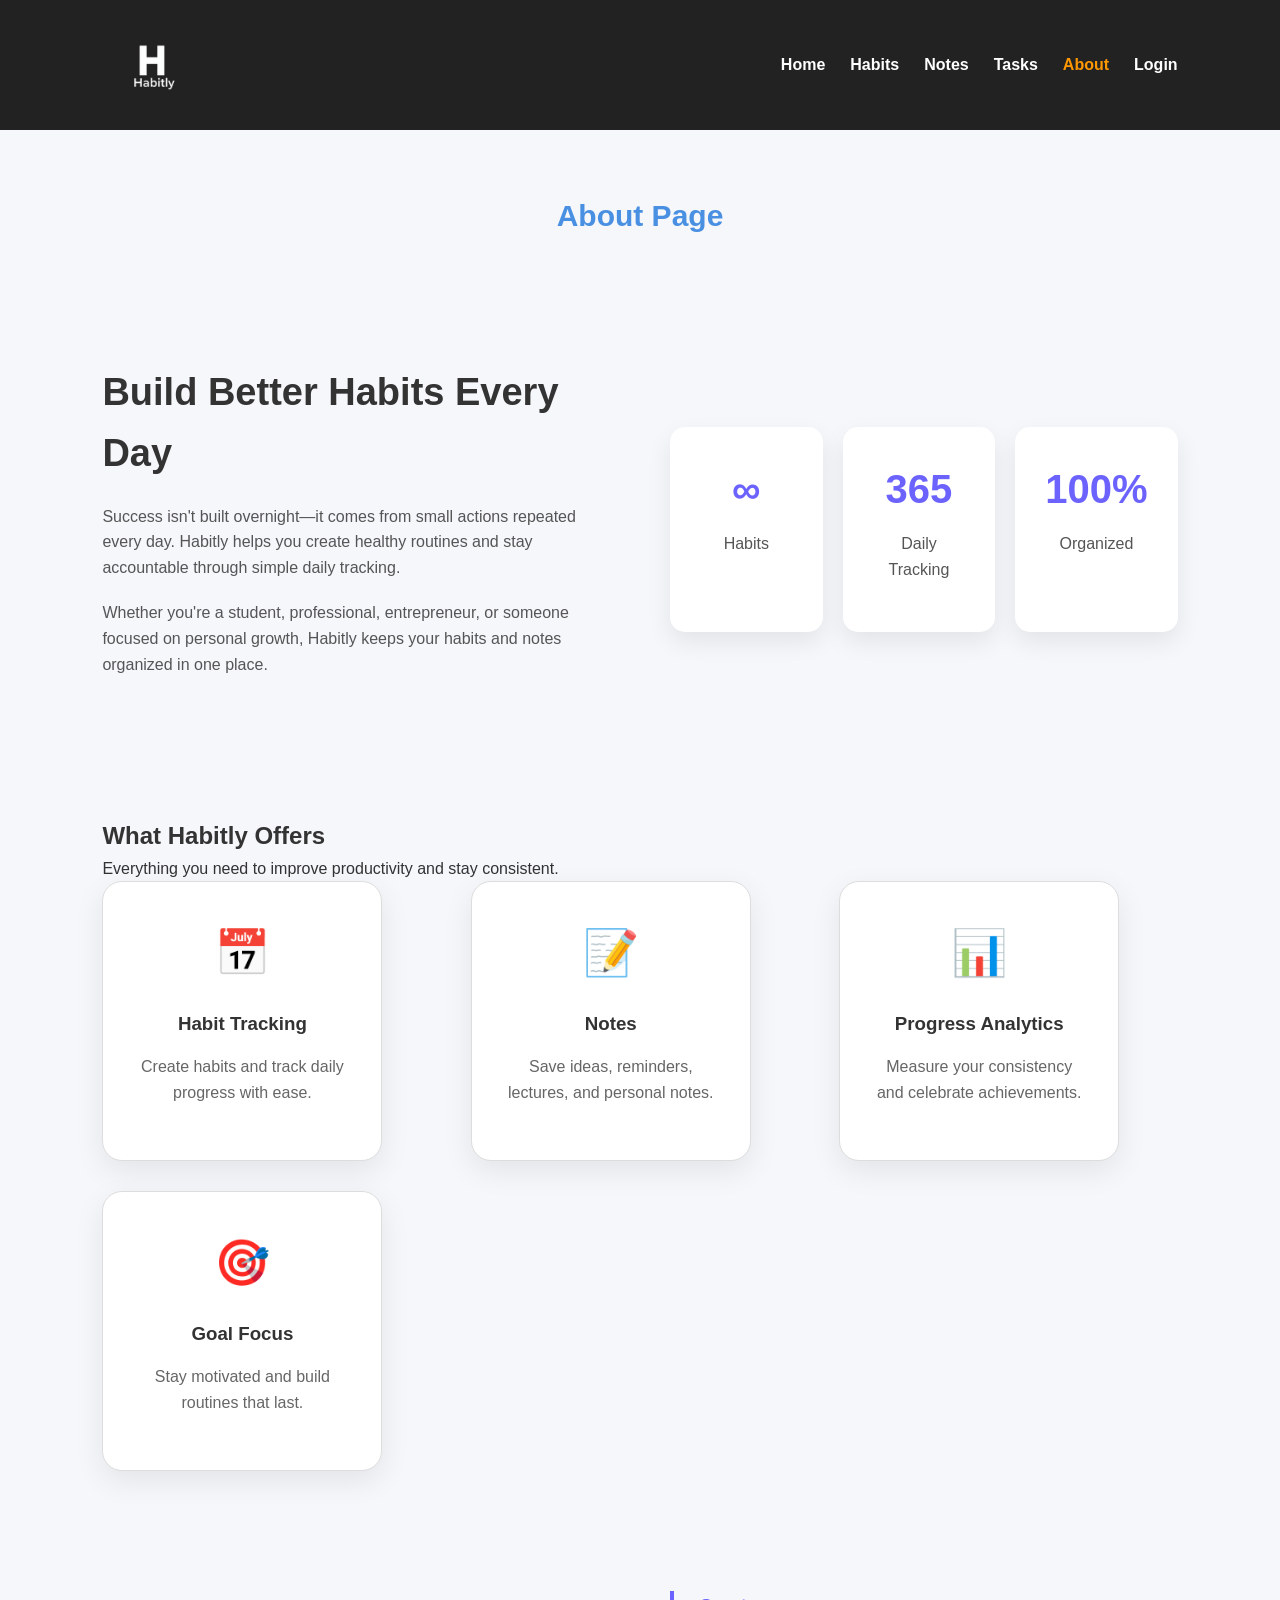
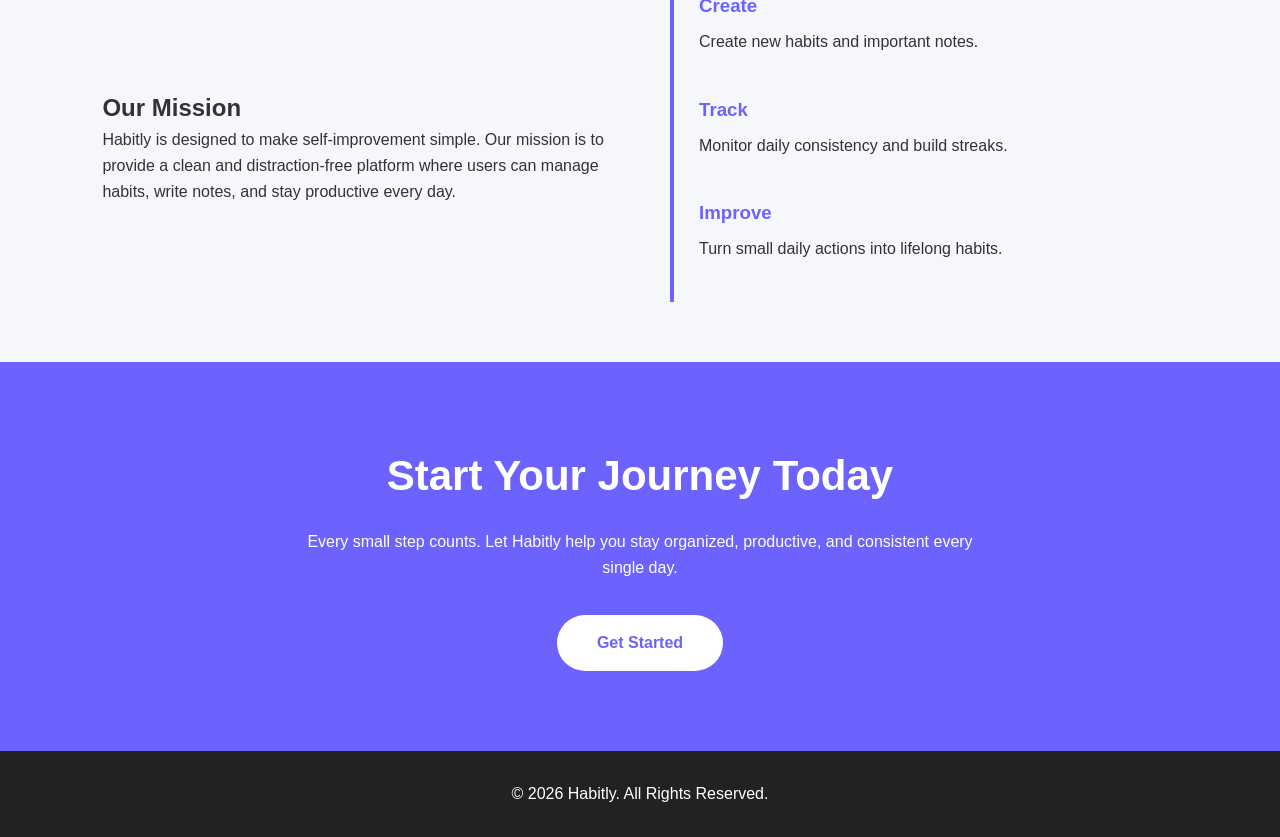
<file: About.html>
<!doctype html>
<html lang="en">
  <head>
    <meta charset="UTF-8" />
    <meta name="viewport" content="width=device-width, initial-scale=1.0" />
    <title>About Habitly</title>
    <link rel="stylesheet" href="css/style.css" />
    <link rel="icon" href="Image/favicon/favicon.ico" />
  </head>

  <body>
    <header>
      <nav>
        <img src="Image/Logos-bgrm.png" alt="Habitly Logo" width="70" />

        <ul>
          <li><a href="index.html">Home</a></li>

          <li><a href="Habits.html">Habits</a></li>

          <li><a href="Notes.html">Notes</a></li>

          <li><a href="Tasks.html">Tasks</a></li>

          <li><a href="About.html" class="active">About</a></li>

          <li>
            <a href="Login.html">
              <i class="fa-solid fa-arrow-right-to-bracket"></i>
              Login
            </a>
          </li>
        </ul>
      </nav>
    </header>
    <section class="gray">
      <div>
        <h1>About Page</h1>
      </div>
    </section>
    <section>
      <div class="container">
        <div class="about">
          <div>
            <h2>Build Better Habits Every Day</h2>

            <p>
              Success isn't built overnight—it comes from small actions repeated
              every day. Habitly helps you create healthy routines and stay
              accountable through simple daily tracking.
            </p>

            <p>
              Whether you're a student, professional, entrepreneur, or someone
              focused on personal growth, Habitly keeps your habits and notes
              organized in one place.
            </p>
          </div>

          <div class="stats">
            <div class="stat-card">
              <h3>∞</h3>
              <p>Habits</p>
            </div>

            <div class="stat-card">
              <h3>365</h3>
              <p>Daily Tracking</p>
            </div>

            <div class="stat-card">
              <h3>100%</h3>
              <p>Organized</p>
            </div>
          </div>
        </div>
      </div>
    </section>

    <section>
      <div class="container">
        <h2 class="section-title">What Habitly Offers</h2>

        <p class="section-description">
          Everything you need to improve productivity and stay consistent.
        </p>

        <div class="features-grid">
          <div class="feature">
            <div class="icon">📅</div>
            <h3>Habit Tracking</h3>
            <p>Create habits and track daily progress with ease.</p>
          </div>

          <div class="feature">
            <div class="icon">📝</div>
            <h3>Notes</h3>
            <p>Save ideas, reminders, lectures, and personal notes.</p>
          </div>

          <div class="feature">
            <div class="icon">📊</div>
            <h3>Progress Analytics</h3>
            <p>Measure your consistency and celebrate achievements.</p>
          </div>

          <div class="feature">
            <div class="icon">🎯</div>
            <h3>Goal Focus</h3>
            <p>Stay motivated and build routines that last.</p>
          </div>
        </div>
      </div>
    </section>

    <section>
      <div class="container">
        <div class="mission">
          <div>
            <h2>Our Mission</h2>

            <p>
              Habitly is designed to make self-improvement simple. Our mission
              is to provide a clean and distraction-free platform where users
              can manage habits, write notes, and stay productive every day.
            </p>
          </div>

          <div class="timeline">
            <div class="timeline-item">
              <h3>Create</h3>
              <p>Create new habits and important notes.</p>
            </div>

            <div class="timeline-item">
              <h3>Track</h3>
              <p>Monitor daily consistency and build streaks.</p>
            </div>

            <div class="timeline-item">
              <h3>Improve</h3>
              <p>Turn small daily actions into lifelong habits.</p>
            </div>
          </div>
        </div>
      </div>
    </section>

    <section class="cta">
      <h2>Start Your Journey Today</h2>

      <p>
        Every small step counts. Let Habitly help you stay organized,
        productive, and consistent every single day.
      </p>

      <a href="dashboard.html" class="btn">Get Started</a>
    </section>

    <footer>
      <p>© 2026 Habitly. All Rights Reserved.</p>
    </footer>
  </body>
</html>
</file>
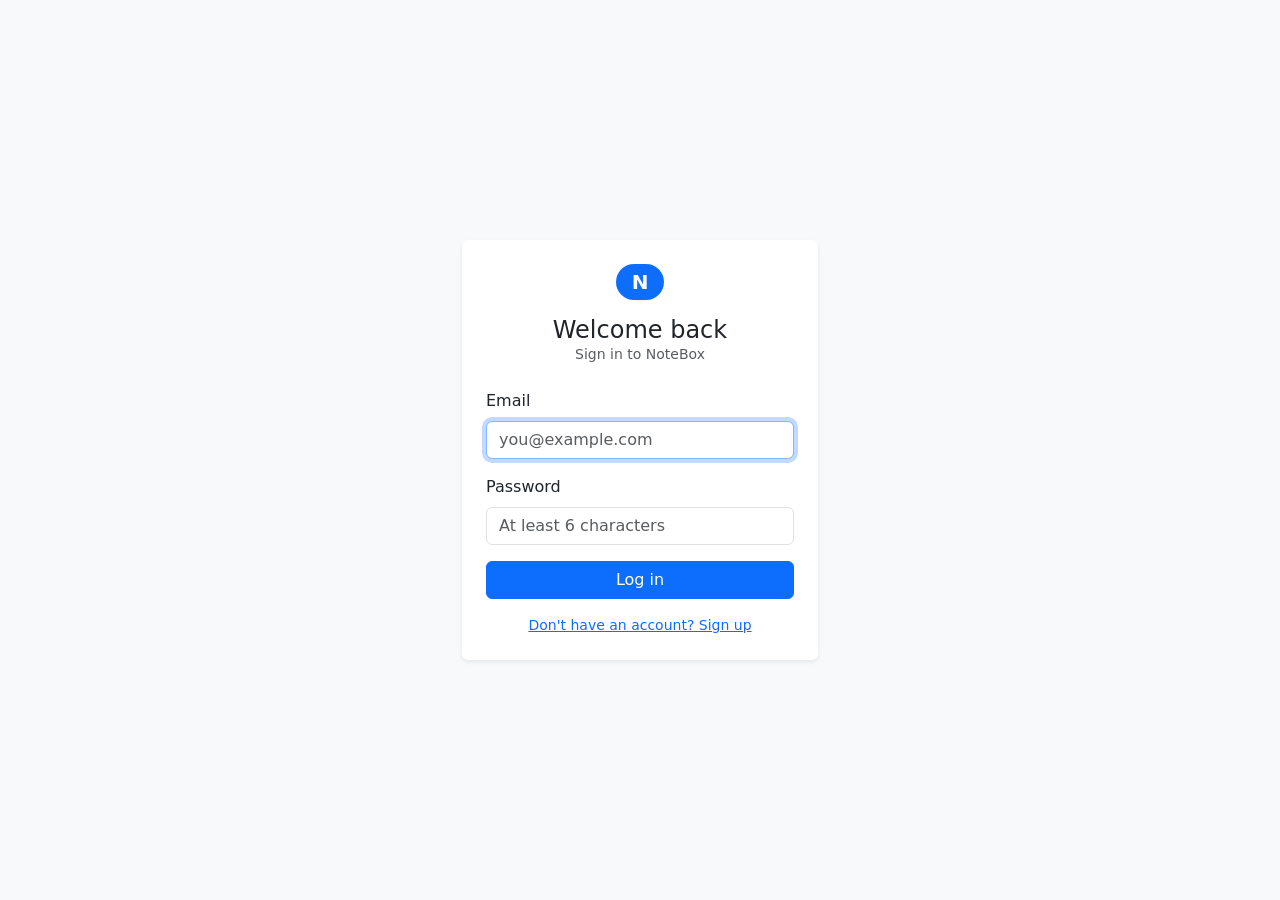
<file: home.html>
<!doctype html>
<html lang="en">
<head>
<meta charset="utf-8">
<meta name="viewport" content="width=device-width,initial-scale=1">
<title>Home — NoteBox</title>
<link href="https://cdn.jsdelivr.net/npm/bootstrap@5.3.3/dist/css/bootstrap.min.css" rel="stylesheet">
<link rel="stylesheet" href="https://cdnjs.cloudflare.com/ajax/libs/font-awesome/6.5.2/css/all.min.css">

</head>
<body class="bg-light">
  <nav class="navbar navbar-expand bg-white shadow-sm">
    <div class="container">
      <a class="navbar-brand fw-bold" href="home.html">Home</a>
      <div class="ms-auto d-flex gap-2">
        <a href="notes.html" class="btn btn-sm btn-outline-primary"><i class="fa-solid fa-book"></i>Notes</a>
        <a href="index.html" class="btn btn-sm btn-outline-primary">Habits</a>
        <a href="calendar.html" class="btn btn-sm btn-outline-primary"><i class="fa-solid fa-calendar"></i>Calender</a>
        <a href="task.html" class="btn btn-sm btn-outline-primary"><i class="fa-solid fa-list-check"></i>Task</a>
        <button id="logoutBtn" class="btn btn-sm btn-outline-danger">Log out</button>
      </div>
    </div>
  </nav>

  <main class="container my-5">
    <div class="card shadow-sm border-0">
      <div class="card-body p-4 text-center">
        <h2>Welcome, <span id="welcomeName" class="text-primary"></span> 👋</h2>
        <p class="text-muted">Glad to have you back. Head to your notes to jot something down.</p>
        <a href="notes.html" class="btn btn-primary mt-2">Go to My Notes</a>
      </div>
    </div>
<br>
    <div class="card shadow-sm border-0">
      <div class="card-body p-4 text-center">
        <h2>Ready for more? 💪</h2>
        <p class="text-muted">Glad to have you back. Head to your Habits</p>
        <a href="index.html" class="btn btn-primary mt-2">Go to My Habits</a>
      </div>
    </div>
  </main>
  <script src="app.js"></script>
</body>
</html>
</file>
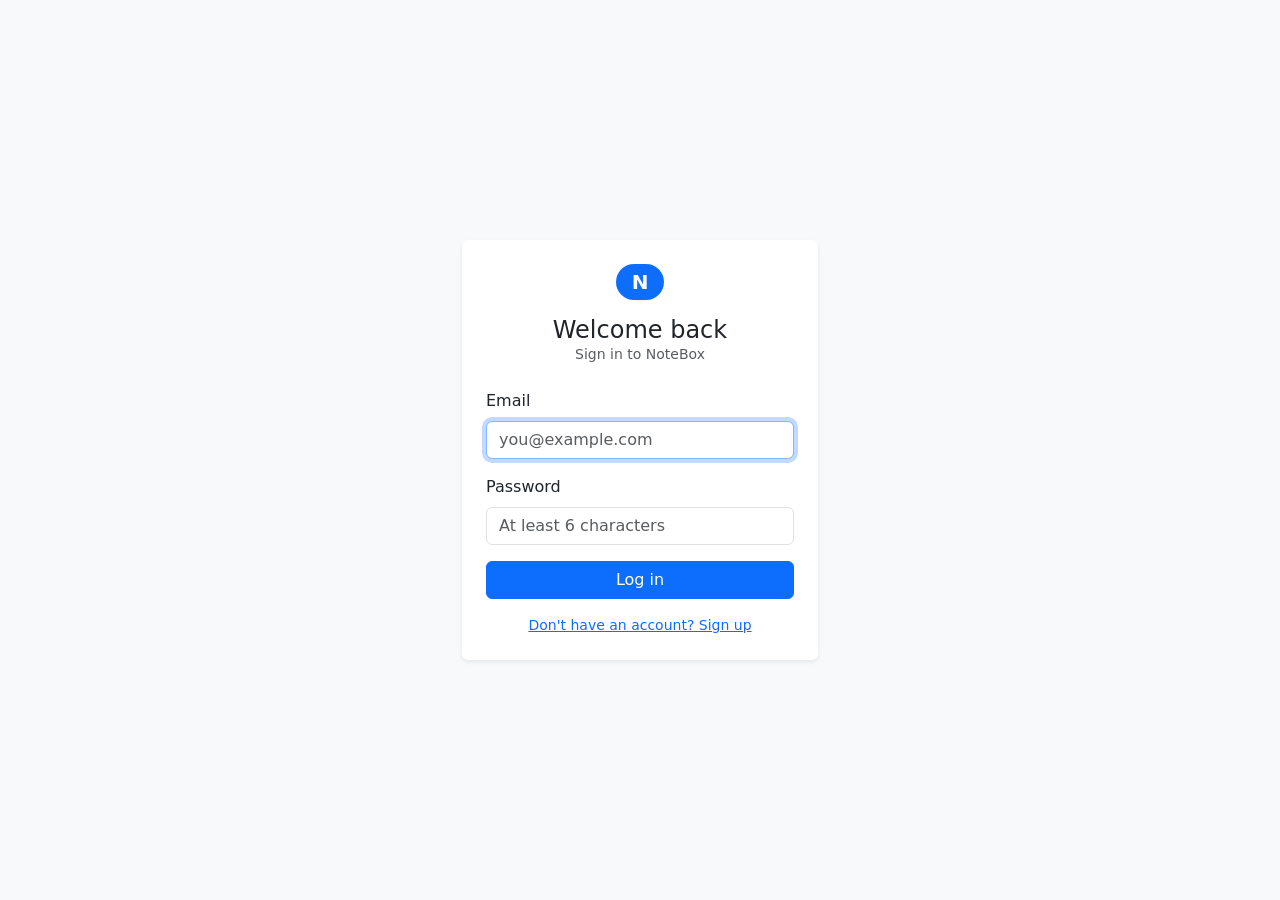
<file: login.html>
<!doctype html>
<html lang="en">
<head>
<meta charset="utf-8">
<meta name="viewport" content="width=device-width,initial-scale=1">
<title>Login — NoteBox</title>
<link href="https://cdn.jsdelivr.net/npm/bootstrap@5.3.3/dist/css/bootstrap.min.css" rel="stylesheet">
</head>
<body class="bg-light d-flex align-items-center" style="min-height:100vh">
  <div class="container">
    <div class="row justify-content-center">
      <div class="col-11 col-sm-8 col-md-5 col-lg-4">
        <div class="card shadow-sm border-0">
          <div class="card-body p-4">
            <div class="text-center mb-4">
              <span class="badge rounded-pill bg-primary fs-5 px-3 py-2">N</span>
              <h4 class="mt-3 mb-0" id="formTitle">Welcome back</h4>
              <p class="text-muted small">Sign in to NoteBox</p>
            </div>
            <form id="loginForm" novalidate>
              <div class="mb-3">
                <label class="form-label" for="email">Email</label>
                <input type="email" id="email" class="form-control" required autofocus placeholder="you@example.com">
              </div>
              <div class="mb-3">
                <label class="form-label" for="password">Password</label>
                <input type="password" id="password" class="form-control" required minlength="6" placeholder="At least 6 characters">
              </div>
              <div id="loginError" class="text-danger small mb-2 d-none"></div>
              <button type="submit" id="submitBtn" class="btn btn-primary w-100">Log in</button>
            </form>
            <p class="text-muted small text-center mt-3 mb-0">
              <a href="#" id="modeToggle">Don't have an account? Sign up</a>
            </p>
          </div>
        </div>
      </div>
    </div>
  </div>
  <script src="app.js"></script>
</body>
</html>
</file>
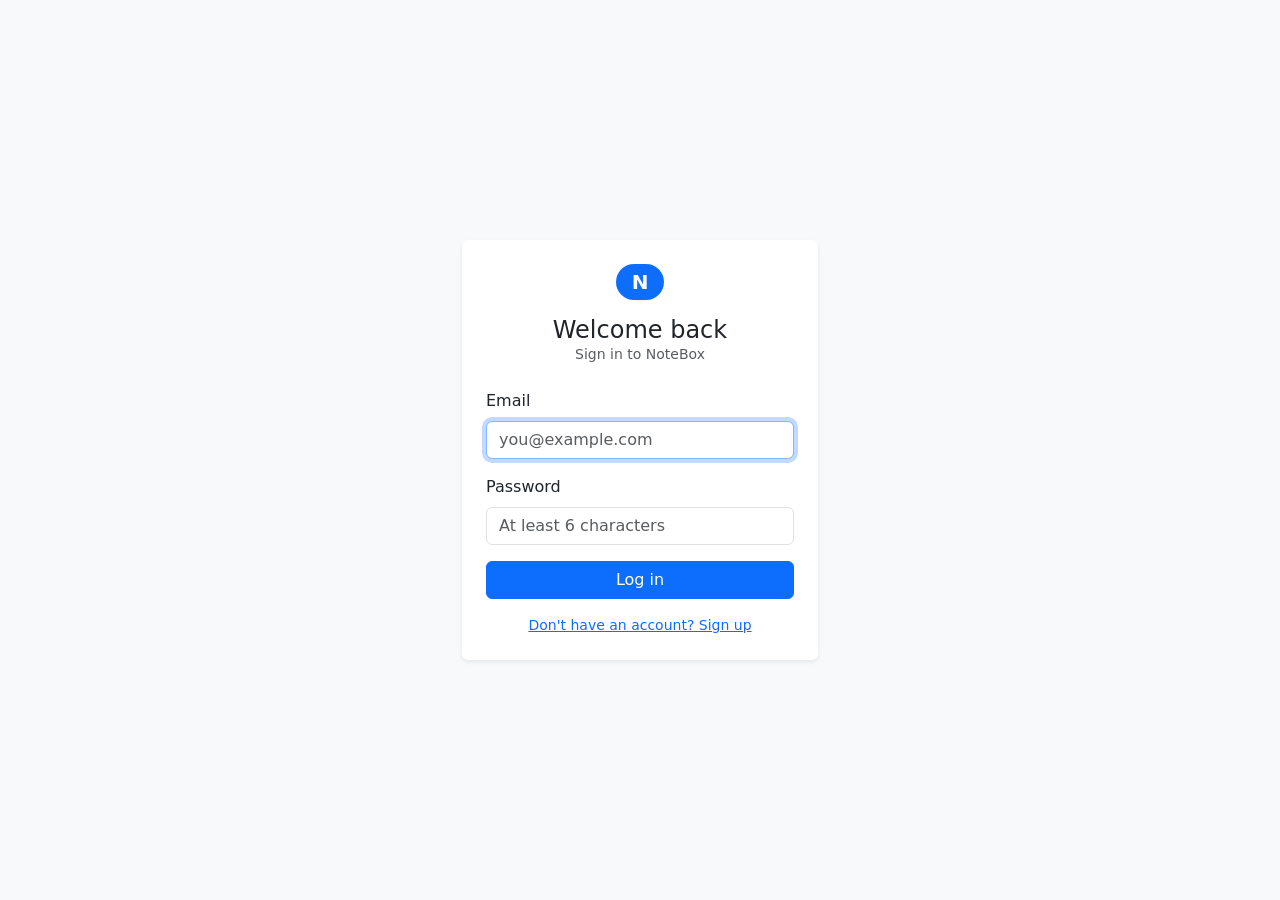
<file: settings.html>
<!doctype html>
<html lang="en">
<head>
<meta charset="utf-8">
<meta name="viewport" content="width=device-width,initial-scale=1">
<title>Settings — NoteBox</title>
<link href="https://cdn.jsdelivr.net/npm/bootstrap@5.3.3/dist/css/bootstrap.min.css" rel="stylesheet">
<link rel="stylesheet" href="css_styles.css">
<link rel="stylesheet" href="https://cdnjs.cloudflare.com/ajax/libs/font-awesome/6.5.2/css/all.min.css">
</head>
<body class="bg-light">
  <nav class="navbar navbar-expand bg-white shadow-sm">
    <div class="container">
      <a class="navbar-brand fw-bold" href="home.html">NoteBox</a>
      <div class="ms-auto d-flex gap-2">
        <a href="home.html" class="btn btn-sm btn-outline-primary"><i class="fa-solid fa-house"></i></a>
        <a href="notes.html" class="btn btn-sm btn-outline-primary"><i class="fa-solid fa-book"></i>Notes</a>
        <a href="calendar.html" class="btn btn-sm btn-outline-primary"><i class="fa-solid fa-calendar"></i>Calendar</a>
        <a href="index.html" class="btn btn-sm btn-outline-primary">Habits</a>
        <button id="logoutBtn" class="btn btn-sm btn-outline-danger"><i class="fa-solid fa-arrow-right-from-bracket"></i>Log out</button>
      </div>
    </div>
  </nav>
  <h1 style="text-align: center;">Comming Soon!!</h1>

  <main class="container my-5" style="max-width:700px">
    <div class="card shadow-sm">
      <div class="card-body">
        <h3 class="mb-4">Settings</h3>
        
        <div class="mb-4">
          <h5 class="mb-3">Appearance</h5>
          <div class="form-check form-switch">
            <input class="form-check-input" type="checkbox" id="darkModeToggle">
            <label class="form-check-label" for="darkModeToggle">
              Dark Mode
            </label>
          </div>
        </div>

        <hr>

        <div class="mb-4">
          <h5 class="mb-3 text-danger">Danger Zone</h5>
          <button id="clearAllData" class="btn btn-outline-danger">
            <i class="fa-solid fa-trash"></i> Clear All Data
          </button>
          <p class="small text-muted mt-2">This will delete all notes, habits, and settings. Cannot be undone.</p>
        </div>
      </div>
    </div>
  </main>

  <script src="app.js"></script>
  <script>
    function initDarkMode() {
      const toggle = document.getElementById('darkModeToggle');
      const currentTheme = localStorage.getItem('theme') || 'light';
      
      if (currentTheme === 'dark') {
        document.documentElement.setAttribute('data-theme', 'dark');
        toggle.checked = true;
      }

      toggle.addEventListener('change', () => {
        if (toggle.checked) {
          document.documentElement.setAttribute('data-theme', 'dark');
          localStorage.setItem('theme', 'dark');
        } else {
          document.documentElement.removeAttribute('data-theme');
          localStorage.setItem('theme', 'light');
        }
      });
    }

    document.getElementById('clearAllData').addEventListener('click', () => {
      if (confirm('⚠️ This will permanently delete ALL your notes, tasks, and habits. Are you sure?')) {
        // Only this account's data - localStorage.clear() used to wipe every
        // signed-up user's notes/habits/accounts, not just the current user's.
        const user = window.currentUser;
        localStorage.removeItem(`notebox-notes-${user}`);
        localStorage.removeItem(`notebox-tasks-${user}`);
        localStorage.removeItem(`habits-v2-${user}`);
        localStorage.removeItem('theme');
        sessionStorage.clear();
        alert('Your data has been cleared. You will be redirected to login.');
        window.location.href = 'login.html';
      }
    });

    window.addEventListener('load', initDarkMode);
  </script>
</body>
</html>
</file>
<file: css/style.css>
/* ===== Global ===== */

* {
  margin: 0;
  padding: 0;
  box-sizing: border-box;
  font-family: Arial, Helvetica, sans-serif;
}

body {
  background: #f5f7fb;
  color: #333;
  line-height: 1.6;
}

img {
  max-width: 100px;
}

section {
  padding: 60px 8%;
}

/* ===== Header ===== */

header {
  background: #222;
}

nav {
  display: flex;
  justify-content: space-between;
  align-items: center;
  padding: 15px 8%;
}

nav img {
  width: 100px;
  height: 100px;
}

nav ul {
  display: flex;
  list-style: none;
  gap: 25px;
}

nav ul li a {
  color: white;
  text-decoration: none;
  font-weight: bold;
  transition: 0.3s;
}

nav ul li a:hover,
nav ul li a.active {
  color: #ff9800;
}

/* ===== Hero ===== */

.hero {
  display: flex;
  justify-content: space-between;
  align-items: center;
  gap: 50px;
  background: #4a90e2;
  color: white;
}

.hero-text {
  flex: 1;
}

.hero-text h1 {
  font-size: 45px;
  margin-bottom: 20px;
}

.hero-text p {
  font-size: 18px;
  margin-bottom: 30px;
  max-width: 500px;
}

.hero-image {
  flex: 1;
  text-align: center;
}

.hero-image img {
  width: 400px;
  max-width: 100%;
  border-radius: 10px;
}

/* ===== Button ===== */

.btn {
  display: inline-block;
  background: white;
  color: #000000;
  text-decoration: none;
  padding: 12px 25px;
  border-radius: 5px;
  font-weight: bold;
  transition: 0.3s;
}

.btn:hover {
  background: #ffffff;
  color: rgb(0, 0, 0);
}

/* ===== Features ===== */

.features {
  text-align: center;
}

.features h2 {
  margin-bottom: 40px;
  font-size: 32px;
}

.feature-container {
  display: flex;
  justify-content: center;
  gap: 25px;
  flex-wrap: wrap;
}

.feature {
  background: white;
  width: 300px;
  padding: 25px;
  border-radius: 8px;
  border: 1px solid #ddd;
  transition: 0.3s;
}

.feature:hover {
  transform: translateY(-5px);
}

.feature i {
  font-size: 40px;
  color: #000000;
  margin-bottom: 15px;
}

.feature h3 {
  margin-bottom: 10px;
}
.features .btn{
    color: #000000;
}
form .btn{
    color:#000000;
}
/* ===== About ===== */

.about-home {
  background: rgb(251, 251, 252);
  text-align: center;
  color: burlywood;
}

.about-home h2 {
  margin-bottom: 20px;
  font-size: 32px;
}

.about-home p {
  max-width: 800px;
  margin: auto;
}

/* ===== CTA ===== */

.cta {
  background: #4a90e2;
  color: white;
  text-align: center;
}

.cta h2 {
  margin-bottom: 15px;
}

.cta p {
  margin-bottom: 25px;
}

/* ===== Footer ===== */

footer {
  background: #222;
  color: white;
}

.foot-con {
  display: flex;
  justify-content: space-around;
  flex-wrap: wrap;
  gap: 30px;
  padding: 40px 8%;
}

.f-box {
  min-width: 220px;
}

.f-box h2,
.f-box h3 {
  margin-bottom: 15px;
}

.f-box span {
  color: #ff9800;
}

.social {
  display: flex;
  gap: 15px;
}

.social a {
  color: white;
  font-size: 22px;
  transition: 0.3s;
}


.foot-bottom {
  text-align: center;
  border-top: 1px solid #444;
  padding: 15px;
}

/* ===== Responsive ===== */

@media (max-width: 768px) {
  nav {
    flex-direction: column;
    gap: 15px;
  }

  nav ul {
    flex-wrap: wrap;
    justify-content: center;
  }

  .hero {
    flex-direction: column;
    text-align: center;
  }

  .hero-text p {
    margin: 0 auto 30px;
  }

  .hero-text h1 {
    font-size: 34px;
  }

  .feature {
    width: 100%;
    max-width: 350px;
  }

  .foot-con {
    flex-direction: column;
    text-align: center;
  }

  .social {
    justify-content: center;
}

}
.search-box {
    width: 100%;
    max-width: 500px;
    padding: 12px;
    margin: 20px auto;
    display: block;
    border: 1px solid #ccc;
    border-radius: 5px;
    font-size: 16px;
}

.search-box:focus {
    outline: none;
    border-color: #4a90e2;
}

.filter-buttons {
    display: flex;
    justify-content: center;
    gap: 15px;
    flex-wrap: wrap;
}

.filter-buttons .btn {
    margin: 0;
}

.feature-container {
    display: flex;
    justify-content: center;
    gap: 25px;
    flex-wrap: wrap;
}

.feature {
    width: 280px;
    background: white;
    border: 1px solid #ddd;
    border-radius: 8px;
    padding: 25px;
    text-align: center;
    transition: 0.3s;
}

.feature:hover {
    box-shadow: 0 5px 15px rgba(0,0,0,.15);
    transform: translateY(-5px);
}

.feature i {
    font-size: 40px;
    color: #4a90e2;
    margin-bottom: 15px;
}

.feature h3 {
    margin-bottom: 10px;
    color: #333;
}

.feature p {
    color: #666;
    margin-bottom: 20px;
}

.feature .btn {
    width: 100%;
}

form {
    max-width: 700px;
    margin: auto;
    background: white;
    padding: 30px;
    border-radius: 8px;
    border: 1px solid #ddd;
}

form label {
    font-weight: bold;
}

form input[type="text"],
form input[type="number"],
form textarea {
    width: 100%;
    padding: 12px;
    margin-top: 8px;
    border: 1px solid #ccc;
    border-radius: 5px;
    resize: vertical;
    font-size: 15px;
}

form textarea {
    min-height: 120px;
}

form input[type="color"] {
    width: 70px;
    height: 40px;
    border: none;
    cursor: pointer;
}

form .btn {
    margin-top: 15px;
}
.about-home h1 {
    font-size: 42px;
    margin-bottom: 15px;
}

.about-home p {
    max-width: 700px;
    margin: auto;
}

@media (max-width:768px){

    .feature{
        width:100%;
        max-width:350px;
    }

    .filter-buttons{
        flex-direction:column;
        align-items:center;
    }

    .filter-buttons .btn{
        width:220px;
    }

    form{
        padding:20px;
    }

}
/* About */
.gray div{
    justify-content: center;
    text-align: center;
    font-size: 20px;
    color: #4a90e2;
    margin: 1px; 
    padding: 1px; 
}
.about {
  display: grid;
  grid-template-columns: repeat(auto-fit, minmax(350px, 1fr));
  gap: 60px;
  align-items: center;
}
.about h2 {
  font-size: 38px;
  margin-bottom: 20px;
}

.about p {
  margin-bottom: 20px;
  color: #555;
}

.stats {
  display: grid;
  grid-template-columns: repeat(3, 1fr);
  gap: 20px;
}

.stat-card {
  background: white;
  padding: 30px;
  text-align: center;
  border-radius: 15px;
  box-shadow: 0 10px 25px rgba(0, 0, 0, 0.08);
}

.stat-card h3 {
  color: #6c63ff;
  font-size: 40px;
}

.stat-card p {
  margin-top: 10px;
}

/* Features */

.features-grid {
  display: grid;
  grid-template-columns: repeat(auto-fit, minmax(250px, 1fr));
  gap: 30px;
}

.feature {
  background: white;
  padding: 35px;
  border-radius: 20px;
  text-align: center;
  box-shadow: 0 10px 30px rgba(0, 0, 0, 0.08);
  transition: 0.3s;
}

.feature:hover {
  transform: translateY(-8px);
}

.icon {
  font-size: 45px;
  margin-bottom: 20px;
}

.feature h3 {
  margin-bottom: 15px;
}

.feature p {
  color: #666;
}

/* Mission */

.mission {
  display: grid;
  grid-template-columns: repeat(auto-fit, minmax(350px, 1fr));
  gap: 60px;
  align-items: center;
}

.timeline {
  border-left: 4px solid #6c63ff;
  padding-left: 25px;
}

.timeline-item {
  margin-bottom: 40px;
}

.timeline-item h3 {
  color: #6c63ff;
  margin-bottom: 8px;
}

/* CTA */

.cta {
  background: #6c63ff;
  color: white;
  text-align: center;
  padding: 80px 20px;
}

.cta h2 {
  font-size: 42px;
  margin-bottom: 20px;
}

.cta p {
  max-width: 700px;
  margin: auto;
  margin-bottom: 35px;
}

.btn {
  display: inline-block;
  text-decoration: none;
  background: white;
  color: #6c63ff;
  padding: 15px 40px;
  border-radius: 50px;
  font-weight: bold;
  transition: 0.3s;
}

.btn:hover {
  background: #ececec;
}

/* Footer */

footer {
  background: #222;
  color: white;
  text-align: center;
  padding: 30px;
}

/* Responsive */

@media (max-width: 768px) {
  .hero h1 {
    font-size: 40px;
  }

  .section-title {
    font-size: 30px;
  }

  .about h2 {
    font-size: 30px;
  }

  .stats {
    grid-template-columns: 1fr;
  }
}
</file>
<file: css_styles.css>
:root{
  --card-radius: 12px;
  --accent: #0d6efd;
  --muted: #6c757d;
}

body { font-family: system-ui,-apple-system,"Segoe UI",Roboto,"Helvetica Neue",Arial; }

/* Card polish */
.card { border: none; border-radius: var(--card-radius); }
.card .card-body { padding: 1rem; }

/* Habit card */
.habit-card {
  transition: transform .18s ease, box-shadow .18s ease;
  border-radius: 12px;
  background: linear-gradient(180deg, rgba(255,255,255,0.8), rgba(250,250,250,0.75));
  box-shadow: 0 6px 18px rgba(19,24,36,0.06);
}
.habit-card:hover { transform: translateY(-6px); box-shadow: 0 10px 24px rgba(19,24,36,0.09); }
.habit-title { font-weight: 600; }

/* Progress circle container */
.progress-wrap { width:70px; height:70px; display:inline-block; }

/* Floating small button for quick action */
.btn-complete { min-width: 44px; }

/* Small helpers */
.small-muted { color: var(--muted); font-size: .875rem; }

/* responsive */
@media (max-width: 768px){
  .sticky-top { position: static !important; }
}
/* Heatmap (year-in-pixels) */
.heatmap-scroll {
  overflow-x: auto;
  padding-bottom: 4px;
}
.heatmap-grid {
  display: block;
}
.heatmap-cell {
  stroke: rgba(0,0,0,0.04);
  stroke-width: 1;
  rx: 2;
}
.heatmap-cell.slip {
  filter: drop-shadow(0 0 0 rgba(0,0,0,0));
}
.heatmap-month-label {
  font-size: 9px;
  fill: var(--muted);
}
.heatmap-dow-label {
  font-size: 8px;
  fill: var(--muted);
}

/* Break-habit card styling */
.habit-card.break-mode {
  background: linear-gradient(180deg, rgba(255,255,255,0.85), rgba(253,247,247,0.8));
}
.clean-pill {
  display: inline-block;
  padding: .15rem .55rem;
  border-radius: 999px;
  font-size: .75rem;
  font-weight: 600;
}

/* Sidebar break-streak mini list */
#breakStreaksWrap .break-row {
  display: flex;
  justify-content: space-between;
  align-items: center;
  font-size: .8rem;
  padding: 2px 0;
}
[data-theme="dark"] {
  --accent: #4dabf7;
  --muted: #adb5bd;
}

[data-theme="dark"] body {
  background-color: #121212 !important;
  color: #e9ecef;
}

[data-theme="dark"] .bg-light,
[data-theme="dark"] .bg-white {
  background-color: #2b3035 !important;
  color: #e9ecef;
}

[data-theme="dark"] .card,
[data-theme="dark"] .modal-content {
  background-color: #2b3035 !important;
  border-color: #495057 !important;
}

[data-theme="dark"] .navbar {
  background-color: #343a40 !important;
}

[data-theme="dark"] .habit-card {
  background: linear-gradient(180deg, rgba(43, 48, 53, 0.95), rgba(52, 58, 64, 0.9)) !important;
}

[data-theme="dark"] .form-control,
[data-theme="dark"] .form-select {
  background-color: #343a40 !important;
  color: #e9ecef !important;
  border-color: #495057;
}
</file>
